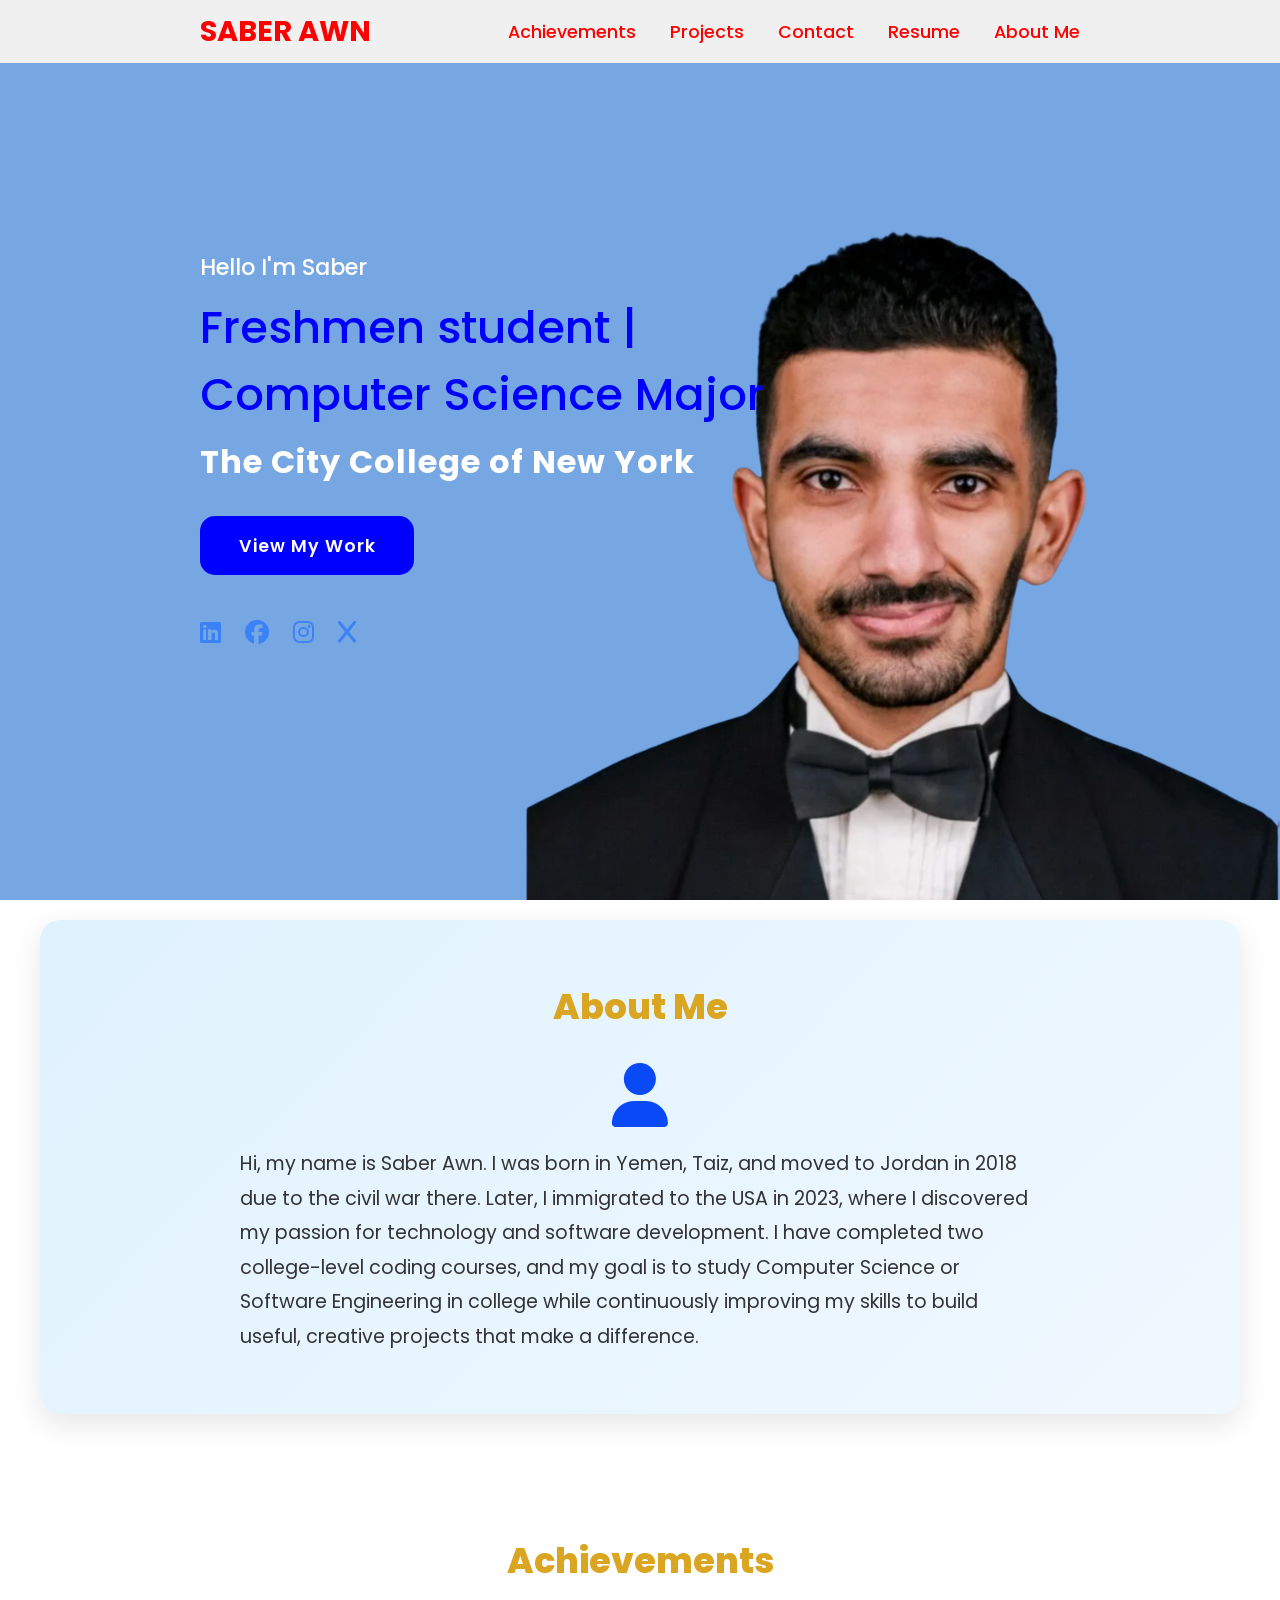
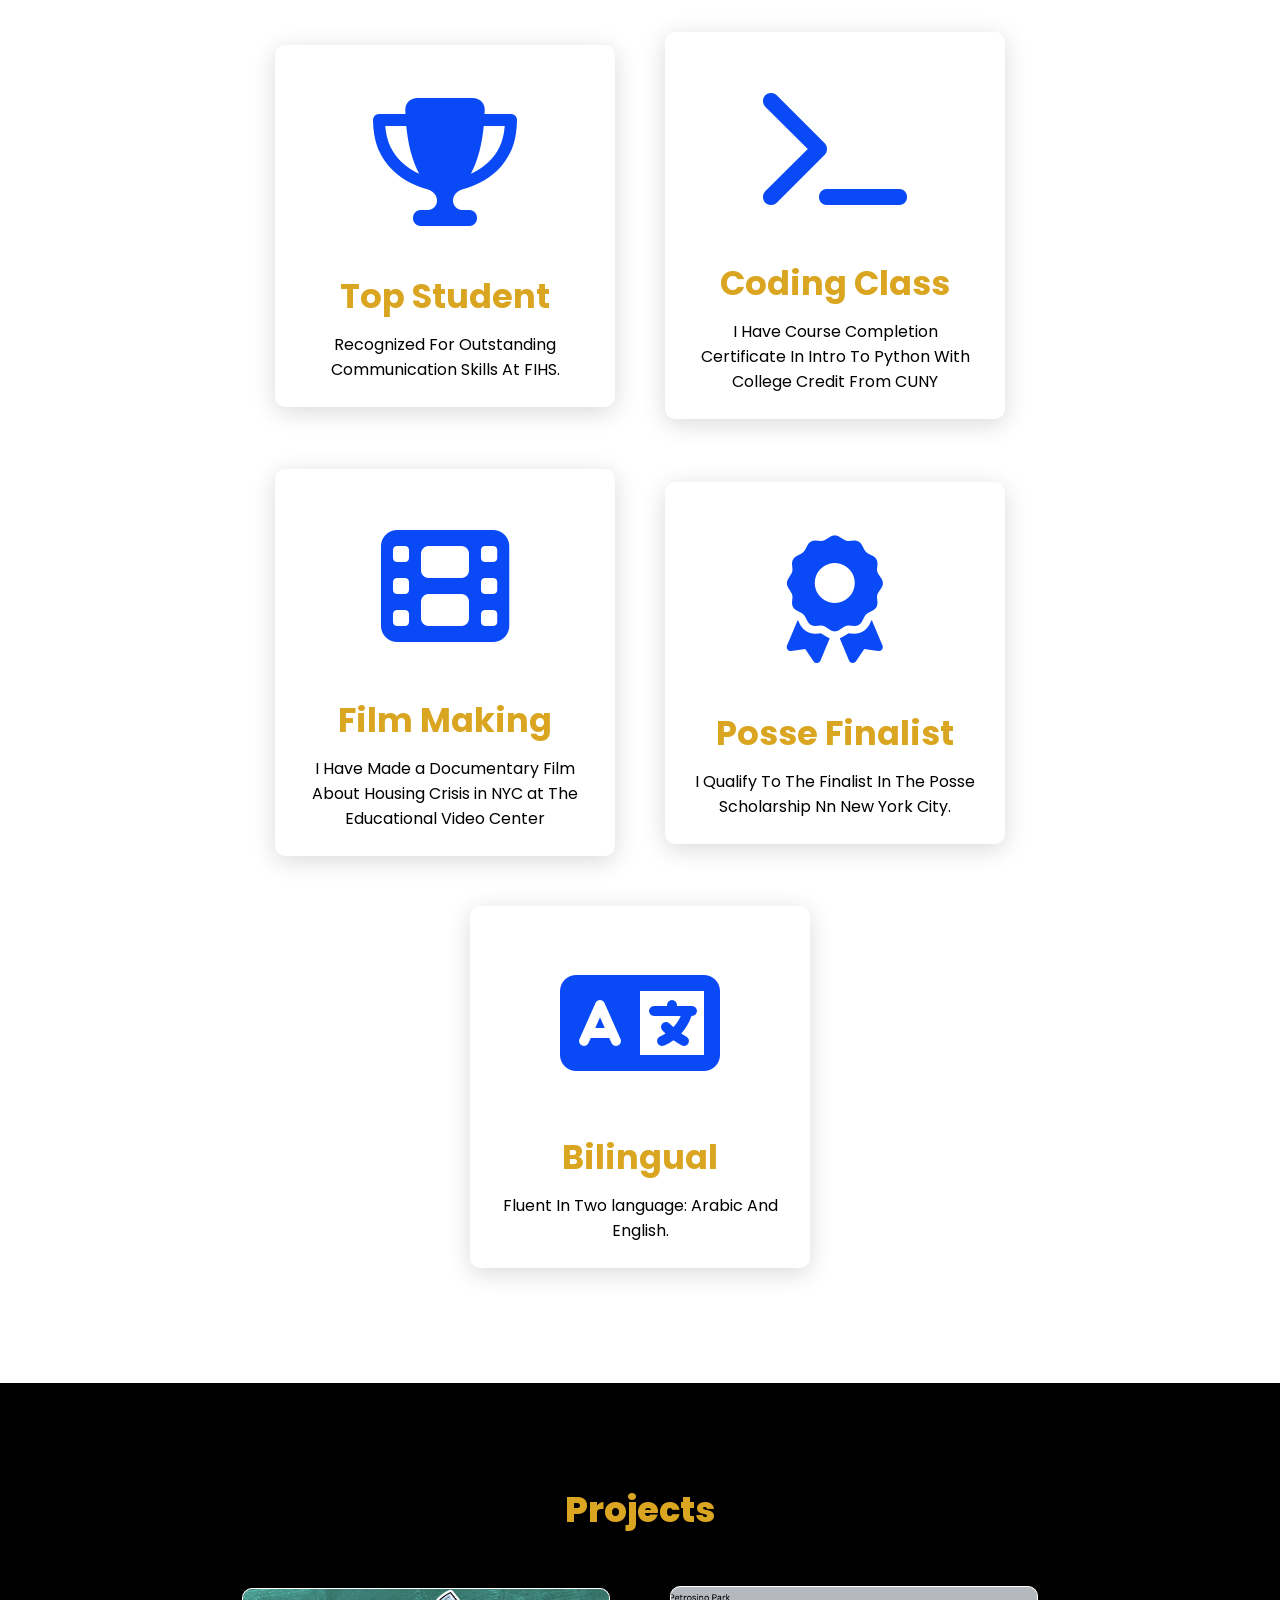
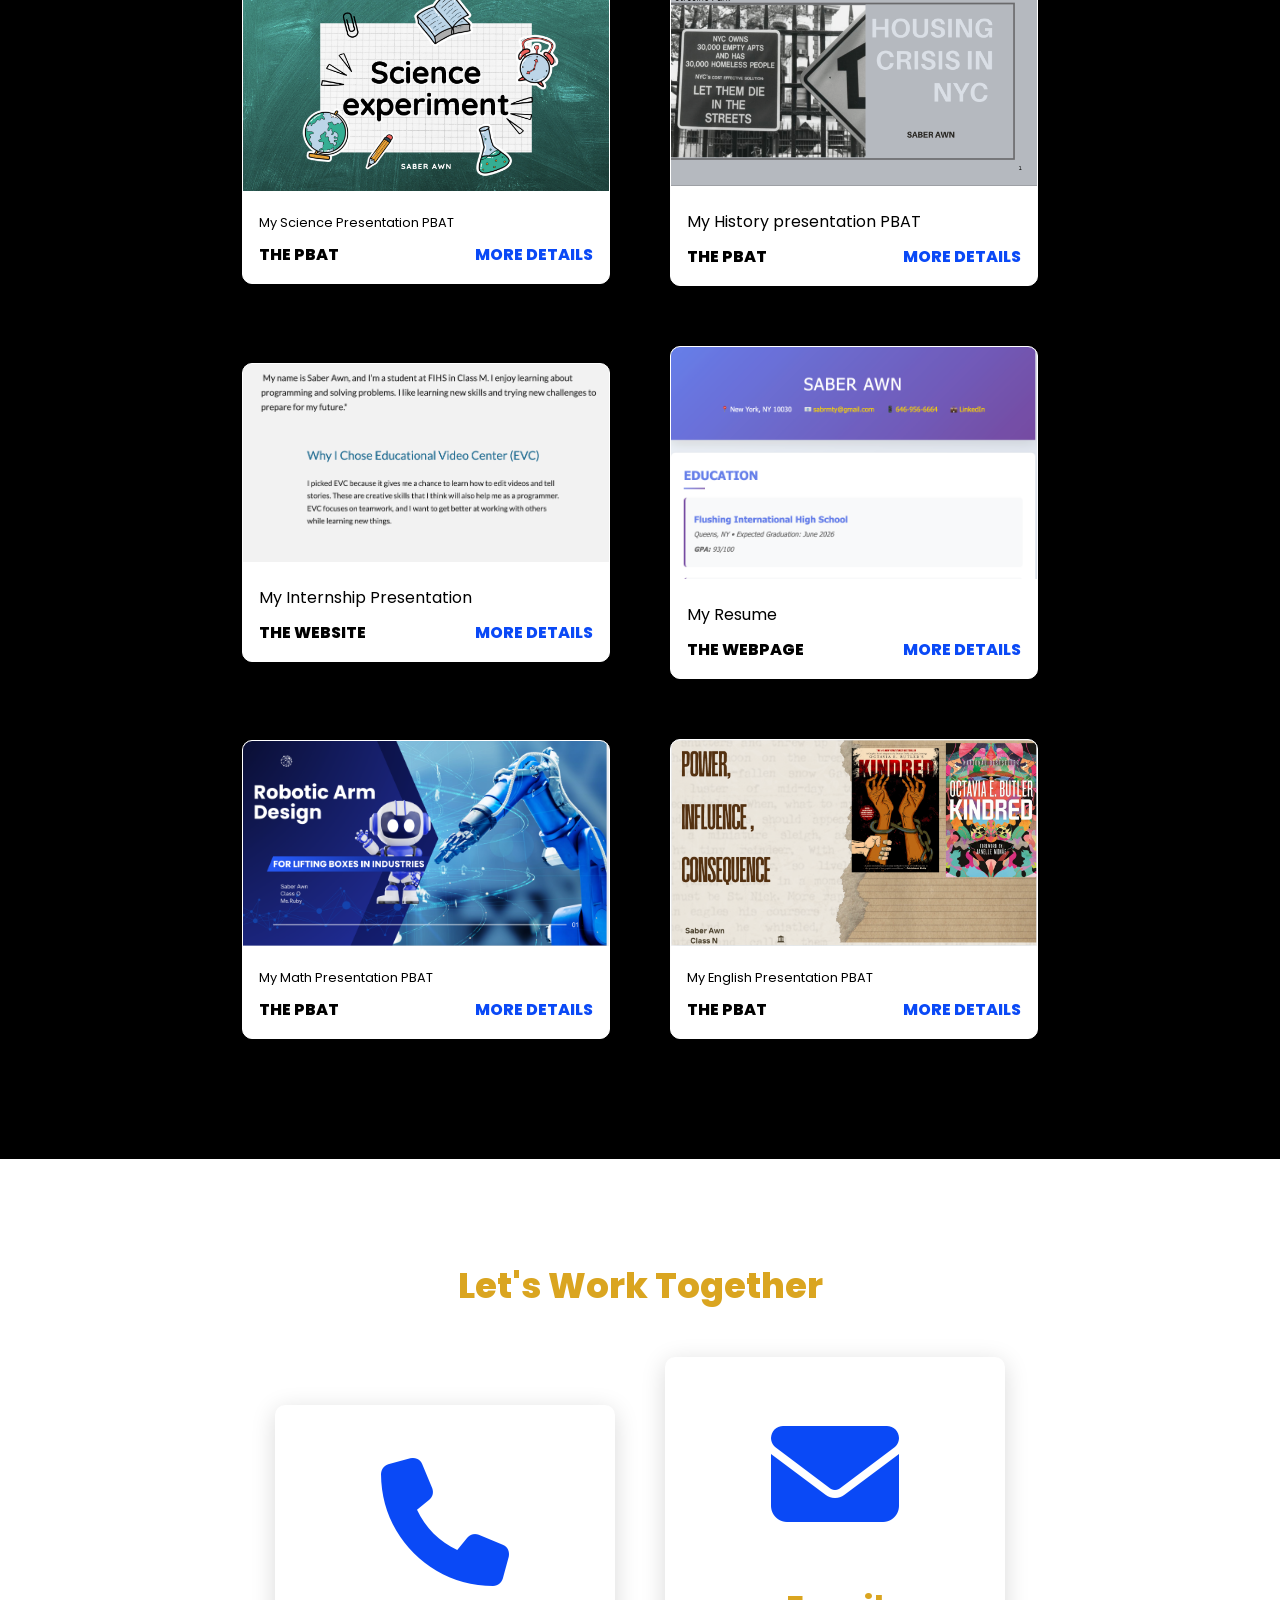
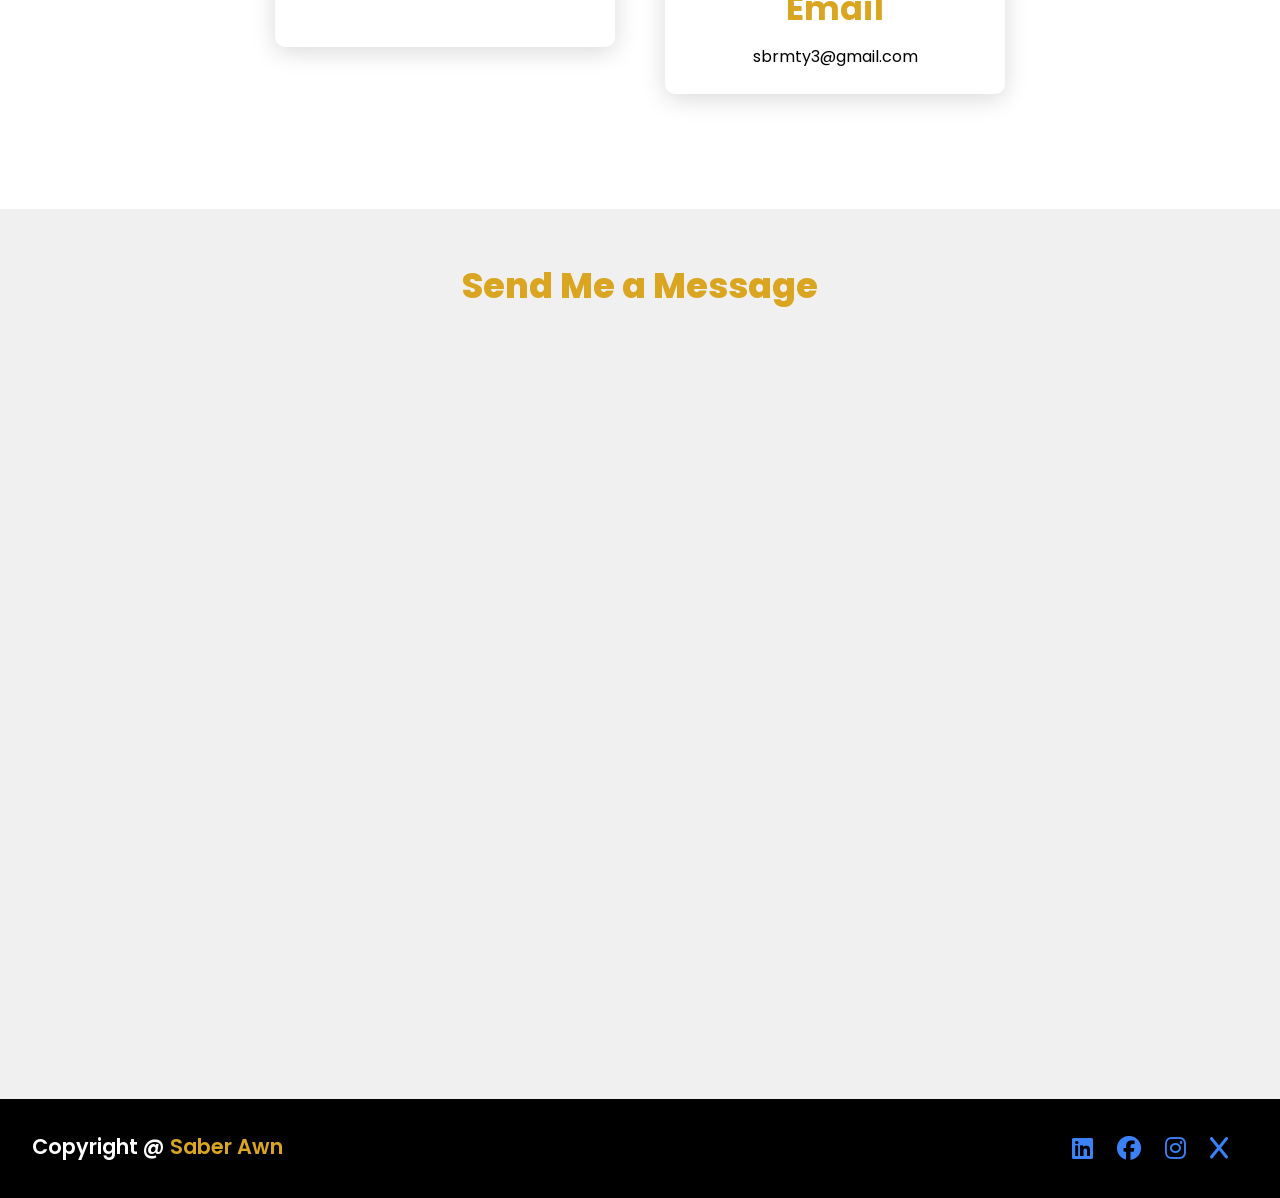
<file: index.html>
<!DOCTYPE html>
<html lang="en">
<head>
    <meta charset="UTF-8">
    <meta name="viewport" content="width=device-width, initial-scale=1.0">
    <link rel="stylesheet" href="https://cdnjs.cloudflare.com/ajax/libs/font-awesome/6.7.2/css/all.min.css">
    <link rel="stylesheet" href="style.css">
    <title>Saber Awn</title>
    <link rel="icon" type="image/x-icon" href="favicon.ico/favicon_io/android-chrome-192x192.png">
    <!-- Google tag (gtag.js) -->
<script async src="https://www.googletagmanager.com/gtag/js?id=G-M1ZQZ304C9"></script>
<script>
  window.dataLayer = window.dataLayer || [];
  function gtag(){dataLayer.push(arguments);}
  gtag('js', new Date());

  gtag('config', 'G-M1ZQZ304C9');
</script>
</head>
<body>
    <header> 
        <a href="#" class="logo ">Saber Awn</a>
        <nav class="navigation">
            <a href="#Achievements">Achievements</a>
            <a href="#projects">Projects</a>
            <a href="#contact">Contact</a>
            <a href="./Resume/my_resume.html">Resume</a>
            <a href="#aboutme">About Me</a>
        </nav>
    </header>

    <section class="main">
        <div>
            <h2>Hello I'm Saber <br><span>Freshmen student | <br>Computer Science Major</span></h2>
            <h3> The City College of New York</h3>
            <a href="#projects" class="main-btn ">View My Work</a>
            <div class="soial-icons">
                <a href="https://www.linkedin.com/in/saber-awn-20b7562ba/"><i class="fa-brands fa-linkedin"></i></a>
                <a href="https://www.facebook.com/profile.php?id=100034119039541"><i class="fa-brands fa-facebook"></i></a>
                <a href="https://www.instagram.com/sbr._.16/"><i class="fa-brands fa-instagram"></i></a>
                <a href="#"><i class="fa-solid fa-x"></i></a>

            </div>
        </div>

    </section>

    <section id="aboutme" class="aboutme">
        <h2 class="title">About Me</h2>
        <div class="information">
            <div class="about-icon">
                <i class="fa-solid fa-user"></i>
            </div>
            <p class="info">Hi, my name is Saber Awn. I was born in Yemen, Taiz, and moved to Jordan in 2018 due to the civil war there. Later, I immigrated to the USA in 2023, where I discovered my passion for technology and software development. I have completed two college-level coding courses, and my goal is to study Computer Science or Software Engineering in college while continuously improving my skills to build useful, creative projects that make a difference.</p>
        </div>

    </section>

    <section id="Achievements">
        <h2 class="title">Achievements</h2>
        <div class="content">
            <div class="card">
                <div class="icon">
                    <i class="fa-solid fa-trophy"></i>
                </div>
                <div class="info">
                    <h3>Top Student</h3>
                    <p>Recognized For Outstanding Communication Skills At FIHS.</p>
                </div>
            </div>
            <div class="card">
                <div class="icon">
                    <i class="fa-solid fa-terminal"></i>
                </div>
                <div class="info">
                    <h3>Coding Class</h3>
                    <p>I Have Course Completion Certificate In Intro To Python With College Credit From CUNY</p>
                </div>
            </div>
            <div class="card">
                <div class="icon">
                    <i class="fa-solid fa-film"></i>
                </div>
                <div class="info">
                    <h3>Film Making</h3>
                    <p>I Have Made a Documentary Film About Housing Crisis in NYC at The Educational Video Center</p>
                </div>
            </div>
            <div class="card">
                <div class="icon">
                    <i class="fa-solid fa-award"></i>
                </div>
                <div class="info">
                    <h3>Posse Finalist</h3>
                    <p> I Qualify To The Finalist In The Posse Scholarship Nn New York City.</p>
                </div>
            </div>
            <div class="card">
                <div class="icon">
                    <i class="fa-solid fa-language"></i>
                </div>
                <div class="info">
                    <h3> Bilingual</h3>
                    <p> Fluent In Two language: Arabic And English.</p>
                </div>
            </div>
        </div> 
    </section>

    <section class="projects" id="projects">
        <h2 class="title"> Projects</h2>
        <div class="content">
            <div class="project-card">
                <div class="project-image">
                    <img src="images/Screenshot 2025-03-21 at 4.59.46 PM.png"/>
                </div>
                <div class="project-info">
                    <p class="project-category">My Science Presentation PBAT</p>
                    <strong class="project-title">
                        <span>The PBAT</span>
                        <a href="pdf/presentation for saber_20240524_183401_0000.pdf" class="More-details">More Details</a>
                    </strong>
                </div>
            </div>
            <div class="project-card">
                <div class="project-image">
                    <img src="images/Screenshot 2025-03-21 at 5.25.22 PM.png"/>
                </div>
                <div class="project-info">
                    <p class="project-categor">My History presentation PBAT</p>
                    <strong class="project-title">
                        <span>The PBAT</span>
                        <a href="pdf/History PBAT_20250321_162429_0000.pdf" class="More-details">More Details</a>
                    </strong>
                </div>
            </div>
            <div class="project-card">
                <div class="project-image">
                    <img src="images/Screenshot 2025-03-21 at 5.28.54 PM.png"/>
                </div>
                <div class="project-info">
                    <p class="project-categor">My Internship Presentation</p>
                    <strong class="project-title">
                        <span>The Website</span>
                        <a href="https://sites.google.com/view/evc-presentation/project-page" class="More-details">More Details</a>
                    </strong>
                </div>
            </div>
            <div class="project-card">
                <div class="project-image">
                    <img src="images/Resume.png"/>
                </div>
                <div class="project-info">
                    <p class="project-categor">My Resume</p>
                    <strong class="project-title">
                        <span>The Webpage</span>
                        <a href="./Resume/my_resume.html" class="More-details">More Details</a>
                    </strong>
                </div>
            </div>
            <div class="content">
            <div class="project-card">
                <div class="project-image">
                    <img src="images/math.png"/>
                </div>
                <div class="project-info">
                    <p class="project-category">My Math Presentation PBAT</p>
                    <strong class="project-title">
                        <span>The PBAT</span>
                        <a href="pdf/Robotic%20Arm%20Design%20for%20Industrial%20Lifting%20(3).pdf" class="More-details">More Details</a>
                    </strong>
                </div>
            </div>
            <div class="content">
            <div class="project-card">
                <div class="project-image">
                    <img src="images/english.png"/>
                </div>
                <div class="project-info">
                    <p class="project-category">My English Presentation PBAT</p>
                    <strong class="project-title">
                        <span>The PBAT</span>
                        <a href="pdf/PBAT%20ENGLISH%20KINDRED%20(2).pdf" class="More-details">More Details</a>
                    </strong>
                </div>
            </div>
        </div>
     </section>
    <section class="cards contact" id="contact">
        <h2 class="title">Let's Work Together</h2>
        <div class="content">
            <div class="card">
                <div class="icon">
                    <i class="fas fa-phone"></i>
                </div>
            </div>
            <div class="card">
                <div class="icon">
                    <i class="fas fa-envelope"></i>
                </div>
                <div class="info">
                    <h3>Email</h3>
                    <p><a href="https://mail.google.com/mail/?view=cm&fs=1&to=sbrmty3@gmail.com" target="_blank" style="text-decoration: none; color: inherit;">sbrmty3@gmail.com</a></p>
                </div>
            </div>
        </div>
    </section>
    <section id="contact-form">
    <h2 class="title">Send Me a Message</h2>
    <div class="form-container">
        <iframe src="https://docs.google.com/forms/d/e/1FAIpQLSfvhtZJKUwGpBz9OEqY_GlF-Fyp3phHawpEoHS9QrpFqyehDg/viewform?embedded=true" 
                width="640" height="689" frameborder="0" marginheight="0" marginwidth="0">
            Loading…
        </iframe>
    </div>
</section>
<footer class="footer">
        <p class="footer-title">Copyright @ <span>Saber Awn</span></p>
        <div class="soial-icons">
            <a href="https://www.linkedin.com/in/saber-awn-20b7562ba/"><i class="fa-brands fa-linkedin"></i></a>
            <a href="https://www.facebook.com/profile.php?id=100034119039541"><i class="fa-brands fa-facebook"></i></a>
            <a href="https://www.instagram.com/sbr._.16/"><i class="fa-brands fa-instagram"></i></a>
            <a href="#"><i class="fa-solid fa-x"></i></a>

        </div>
    </footer>

</body>
</html>
</file>
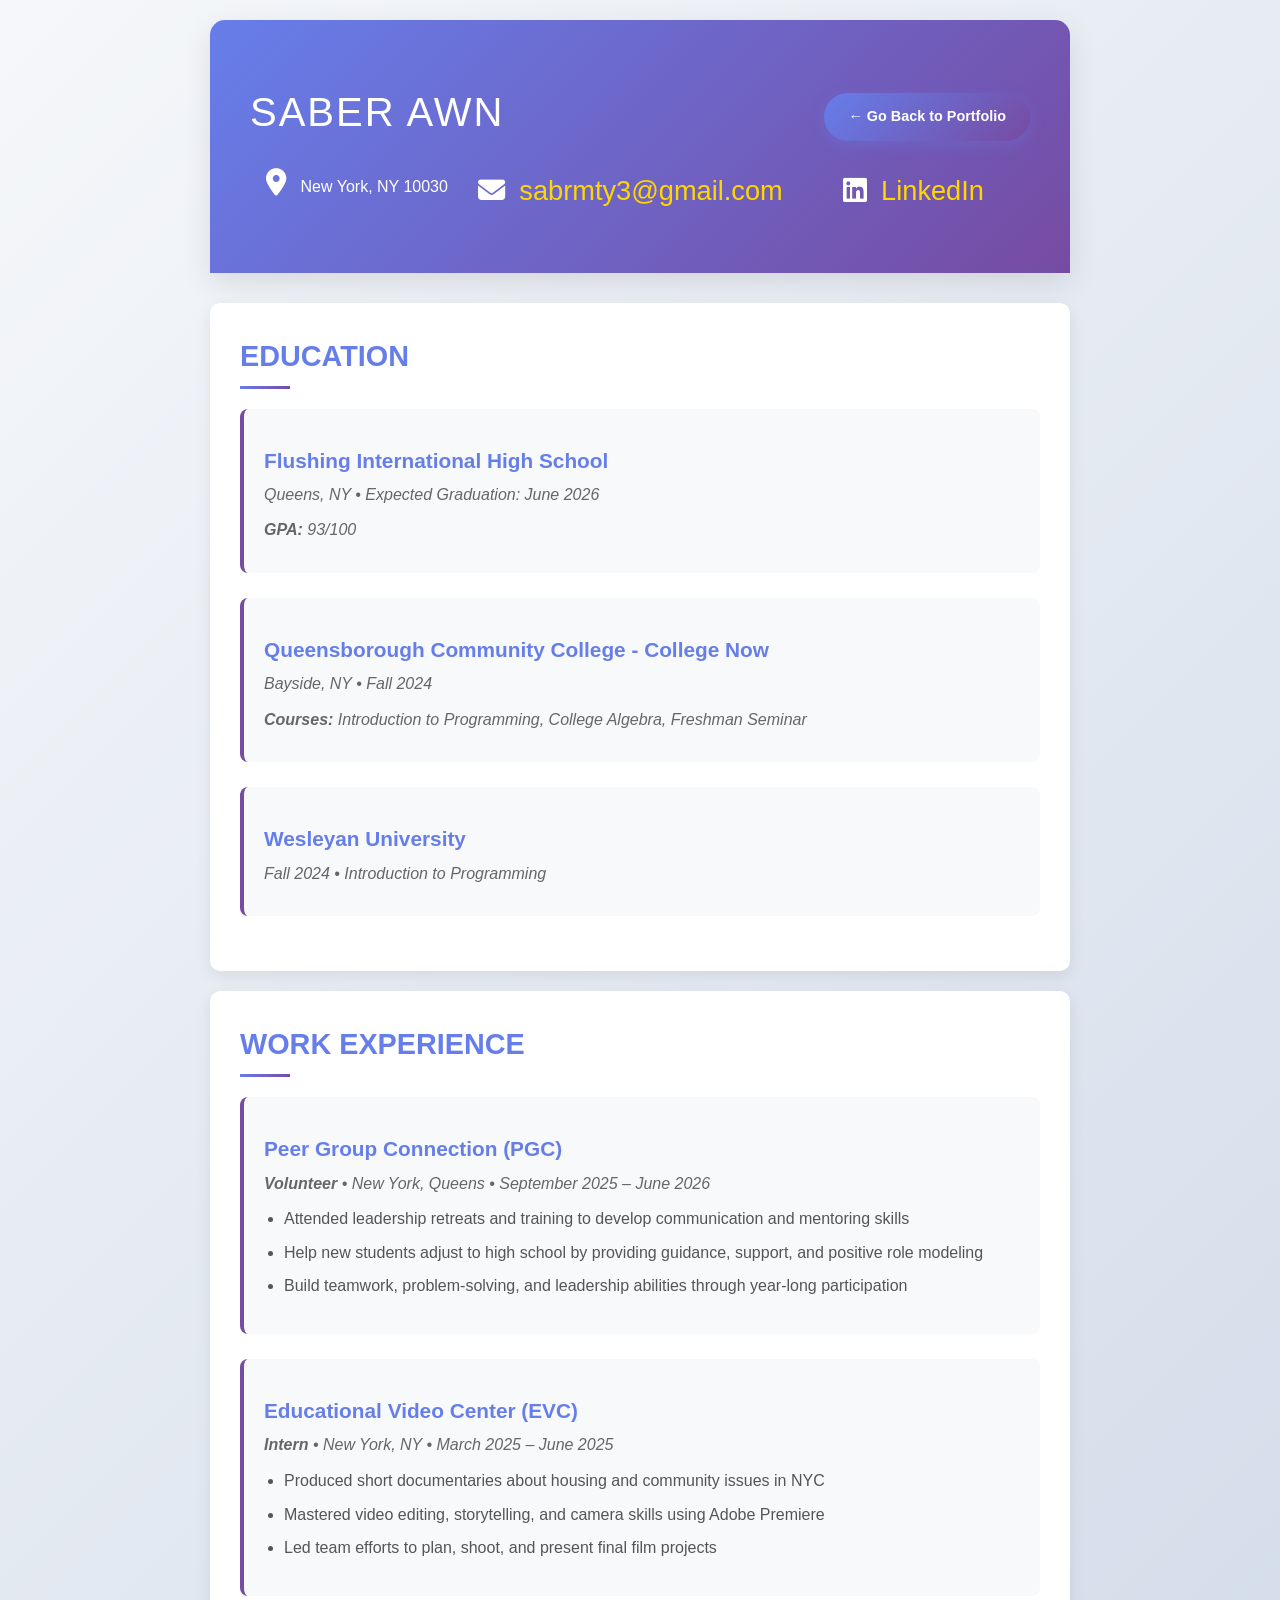
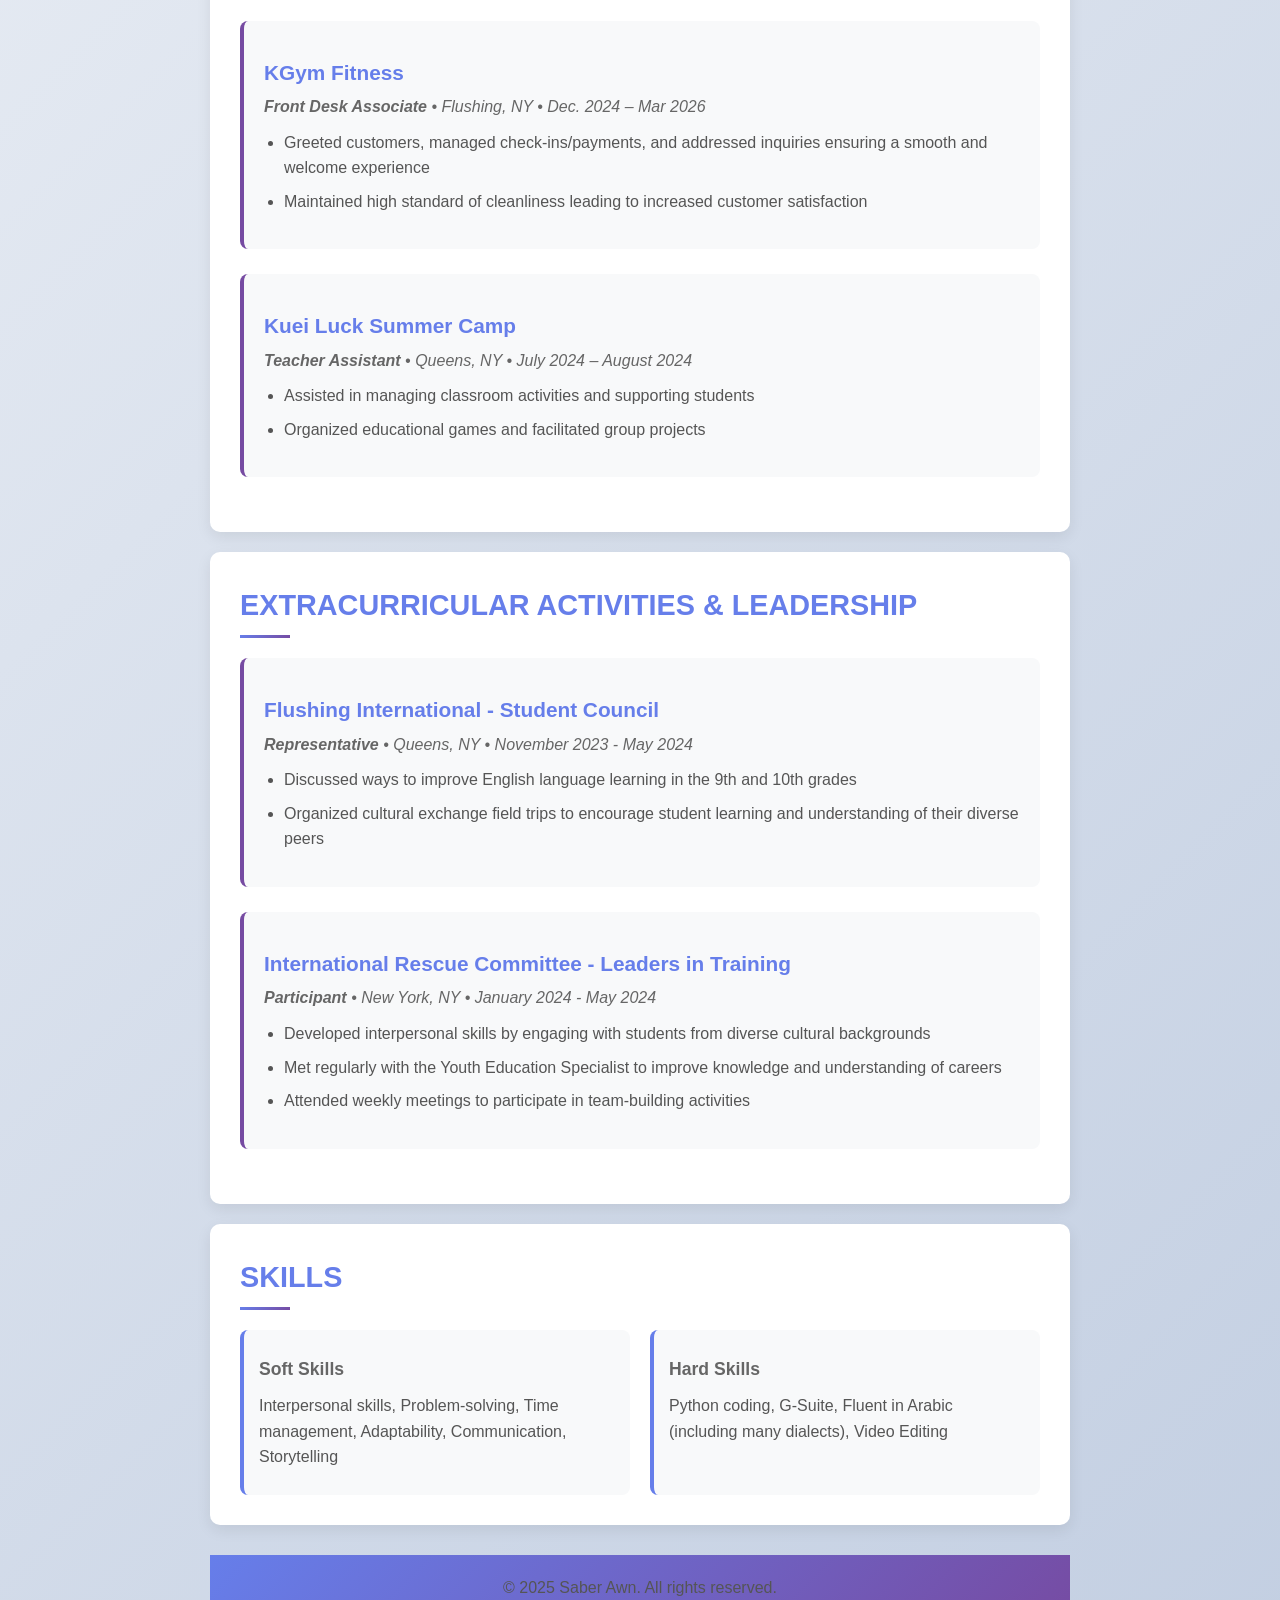
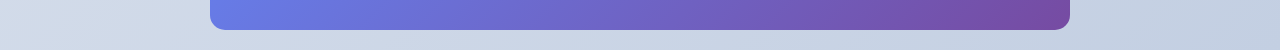
<file: Resume/my_resume.html>
<!DOCTYPE html>
<html lang="en">
<head>
    <meta charset="UTF-8">
    <meta name="viewport" content="width=device-width, initial-scale=1.0">
    <title>Saber Awn - Resume</title>
    <link rel="stylesheet" href="styles.css">
    <link rel="stylesheet" href="https://cdnjs.cloudflare.com/ajax/libs/font-awesome/6.7.2/css/all.min.css">
</head>
<body>
    <div class="container">
        <header>
            <div style="display: flex; justify-content: space-between; align-items: center; flex-wrap: wrap;">
                <h1>SABER AWN</h1>
                <a href="../index.html" class="back-btn">← Go Back to Portfolio</a>
            </div>
            <div class="contact-info soial-icons">
                <span><i class="fa-solid fa-location-dot"></i> New York, NY 10030</span>
                <span><i class="fa-solid fa-envelope"></i> <a href="mailto:sabrmty@gmail.com">sabrmty3@gmail.com</a></span>
                <span><i class="fa-brands fa-linkedin"></i> <a href="https://www.linkedin.com/in/saber-awn-20b7562ba/">LinkedIn</a></span>
            </div>
        </header>

        <section id="education">
            <h2>EDUCATION</h2>
            <div class="experience-item">
                <h3>Flushing International High School</h3>
                <p>Queens, NY • Expected Graduation: June 2026</p>
                <p><strong>GPA:</strong> 93/100</p>
            </div>
            <div class="experience-item">
                <h3>Queensborough Community College - College Now</h3>
                <p>Bayside, NY • Fall 2024</p>
                <p><strong>Courses:</strong> Introduction to Programming, College Algebra, Freshman Seminar </p>
            </div>
            <div class="experience-item">
                <h3>Wesleyan University</h3>
                <p>Fall 2024 • Introduction to Programming</p>
            </div>
        </section>

        <section id="experience">
            <h2>WORK EXPERIENCE</h2>
            <div class="experience-item">
                <h3>Peer Group Connection (PGC)</h3>
                <p><strong>Volunteer</strong> • New York, Queens • September 2025 – June 2026</p>
                <ul>
                    <li>Attended leadership retreats and training to develop communication and mentoring skills</li>
                    <li>Help new students adjust to high school by providing guidance, support, and positive role modeling</li>
                    <li>Build teamwork, problem-solving, and leadership abilities through year-long participation</li>
                </ul>
            </div>

            <div class="experience-item">
                <h3>Educational Video Center (EVC)</h3>
                <p><strong>Intern</strong> • New York, NY • March 2025 – June 2025</p>
                <ul>
                    <li>Produced short documentaries about housing and community issues in NYC</li>
                    <li>Mastered video editing, storytelling, and camera skills using Adobe Premiere</li>
                    <li>Led team efforts to plan, shoot, and present final film projects</li>
                </ul>
            </div>

            <div class="experience-item">
                <h3>KGym Fitness</h3>
                <p><strong>Front Desk Associate</strong> • Flushing, NY • Dec. 2024 – Mar 2026</p>
                <ul>
                    <li>Greeted customers, managed check-ins/payments, and addressed inquiries ensuring a smooth and welcome experience</li>
                    <li>Maintained high standard of cleanliness leading to increased customer satisfaction</li>
                </ul>
            </div>

            <div class="experience-item">
                <h3>Kuei Luck Summer Camp</h3>
                <p><strong>Teacher Assistant</strong> • Queens, NY • July 2024 – August 2024</p>
                <ul>
                    <li>Assisted in managing classroom activities and supporting students</li>
                    <li>Organized educational games and facilitated group projects</li>
                </ul>
            </div>
        </section>

        <section id="leadership">
            <h2>EXTRACURRICULAR ACTIVITIES & LEADERSHIP</h2>
            
            <div class="experience-item">
                <h3>Flushing International - Student Council</h3>
                <p><strong>Representative</strong> • Queens, NY • November 2023 - May 2024</p>
                <ul>
                    <li>Discussed ways to improve English language learning in the 9th and 10th grades</li>
                    <li>Organized cultural exchange field trips to encourage student learning and understanding of their diverse peers</li>
                </ul>
            </div>

            <div class="experience-item">
                <h3>International Rescue Committee - Leaders in Training</h3>
                <p><strong>Participant</strong> • New York, NY • January 2024 - May 2024</p>
                <ul>
                    <li>Developed interpersonal skills by engaging with students from diverse cultural backgrounds</li>
                    <li>Met regularly with the Youth Education Specialist to improve knowledge and understanding of careers</li>
                    <li>Attended weekly meetings to participate in team-building activities</li>
                </ul>
            </div>
        </section>

        <section id="skills">
            <h2>SKILLS</h2>
            <div class="skills-grid">
                <div class="skill-category">
                    <h4>Soft Skills</h4>
                    <p>Interpersonal skills, Problem-solving, Time management, Adaptability, Communication, Storytelling</p>
                </div>
                <div class="skill-category">
                    <h4>Hard Skills</h4>
                    <p>Python coding, G-Suite, Fluent in Arabic (including many dialects), Video Editing</p>
                </div>
            </div>
        </section>

        <footer>
            <p>&copy; 2025 Saber Awn. All rights reserved.</p>
        </footer>
    </div>
</body>
</html>
</file>
<file: style.css>
@import url('https://fonts.googleapis.com/css2?family=Poppins:ital,wght@0,100;0,200;0,300;0,400;0,500;0,600;0,700;0,800;0,900;1,100;1,200;1,300;1,400;1,500;1,600;1,700;1,800;1,900&display=swap');
*{
    font-family: "Poppins", sans-serif;
    margin: 0;
    padding: 0;
    box-sizing: border-box;
    scroll-behavior: smooth;
}
header{
    background-color: #f0f0f0;
    width: 100%;
    position: fixed;
    z-index: 999 ;
    display: flex ;
    justify-content: space-between;
    align-items: center ;
    padding: 10px 200px ;
}

.logo{
    text-decoration:  none;
    color: red;
    text-transform: uppercase;
    font-weight: 700;
    font-size: 1.8em;
}

.navigation a{
     color: red;
     text-decoration: none ;
     font-size: 1.1em ;
     font-weight: 500 ;
     padding-left: 30px;

}

.navigation a:hover{
    color: blue;

}

section{
    padding: 100px 200px ;
}

.main{
    width: 100%;
    min-height: 100vh;
    display: flex;
    align-items: center ;
    background: url(images/saberimage.png) no-repeat;
    background-size: cover;
    background-position: right center;
    background-attachment: fixed;
}
.main h2{
    color: white;
    font-size: 1.4em;
    font-weight: 500;
}
.information p{
    color: #222222;
    font-size: 1.4em;
    font-weight: 500;
    text-align:left;
    margin: 40px auto;
    line-height:2;

}
.aboutme {
    background: linear-gradient(135deg, #e0f2fe 0%, #f0f8ff 100%);
    padding: 60px 100px;
    border-radius: 20px;
    margin: 20px auto;
    max-width: 1200px;
    box-shadow: 0 10px 30px rgba(0, 0, 0, 0.1);
}

.about-icon {
    text-align: center;
    margin-bottom: 20px;
}

.about-icon i {
    font-size: 4em;
    color: #0a49f6;
}

.information {
    text-align: center;
}

.information p {
    color: #333;
    font-size: 1.2em;
    font-weight: 400;
    line-height: 1.8;
    margin: 0;
    max-width: 800px;
    margin: 0 auto;
}
.main h2 span{
    display: inline-block;
    margin-top: 10px;
    color: blue;
    font-size: 2em;
    font-weight: 500;
}

.main h3{
    color: white;
    font-size: 2em;
    font-weight: 700;
    letter-spacing: 1px;
    margin-top: 10px;
    margin-bottom: 30px;
}

.main-btn{
    color: white;
     background-color: blue;
     text-decoration: none ;
     font-size: 1.1em ;
     font-weight: 600;
     display: inline-block ;
     padding: 0.9375em 2.1875em;
     letter-spacing: 1px;
     border-radius: 15px;
     margin-bottom: 40px;
     transition: 0.7s ease;
}

.main-btn:hover{
    background-color: #0a49f6;
    transform: scale(1.1);
}

/* Mobile: show the full background image without cropping so the
   whole face is visible on narrow screens */
@media (max-width: 1023px){
    .main {
        background-position: 81% center;
        background-size: 330% auto;
        background-attachment: scroll;
        background-color: #000;
    }
}

.soial-icons a {
    color: #fff;
    font-size: 1.7em;
    padding-right: 30px;
}

.title{
     display: flex;
     justify-content: center;
     color: goldenrod;
     font-size: 2.2em;
     font-weight: 800;
     margin-bottom: 30px;
}

.content {
    display: flex; 
    justify-content: center; /* Moves the cards to the center horizontally */
    align-items: center; /* Moves the cards to the center vertically */
    flex-wrap: wrap; /* Allows cards to go to the next line if needed */
    gap: 20px; /* Adds space between cards */
}

.card {
    background-color: #fff;
    width: 21.25em;
    box-shadow: 0 5px 25px rgba(1 1 1 / 15%);
    border-radius: 10px;
    padding: 25px;
    margin: 15px ;
    transition: 0.7s ease;


}

.card:hover{
    transform: scale(1.1);
}

.icon{
    color: #0a49f6;
    font-size: 8em;
    text-align: center;
}
.info{
    text-align: center;
}

.info h3{
    color: goldenrod;
    font-size: 2.1em;
    font-weight: 700;
    margin: 10px;
}

.projects{
    background-color: black;
}

.projects.content{
    margin-top: 30px ;
}

.project-card{
    background-color: #fff;
    border: 1px solid #fff ;
}



.project-card{
    background-color: #fff;
    border: 1px solid white;
    min-height: 14em;
    width: 23em;
    overflow: hidden;
    border-radius: 10px;
    margin: 20px;
    transition: 0.7s ease;
}

.project-card:hover{
    transform: scale(1.1);
}
.project-card:hover .project-image{
    opacity: 0.9;
}

.project-image img{
    width: 100%;
     
}

.project-info{
    padding: 1em;
}

.project-category{
    font-size: 0.8em;
    color: black;
}

.project-title{
    display: flex;
    justify-content: space-between;
    text-transform: uppercase;
    font-weight: 800;
    margin-top: 10px;
}

.More-details{
    text-decoration: none;
    color: #0a49f6;
}
.More-details:hover{
    color: purple;
}

.footer{
    background-color: black;
    color: white;
    padding: 2em;
    display: flex;
    justify-content: space-between;
}

.footer-title{
    font-size: 1.3em;
    font-weight: 600;
}

.footer-title span{
    color: goldenrod;
}

.soial-icons a {
    color: #3b82f6;
    font-size: 1.5em;
    padding-right: 20px;
    transition: color 0.3s ease;
}

.soial-icons a:hover {
    color: #2563eb;
}
#contact-form {
    padding: 50px 20px;
    background-color: #f0f0f0;
    text-align: center;
}

#contact-form .form-container {
    max-width: 800px;
    margin: auto;
}

#contact-form iframe {
    width: 100%;
    height: 700px;
    border: none;
    border-radius: 10px;
}


@media (max-width:1023px){
    header{
        padding: 12px 20px;
    }
    .navigation a {
        padding-left: 10px;
    }
    
    .title {
        font-size: 1.8em;
    }
    
    section {
        padding: 80px 20px;
    }
    
    .main-content h2 {
        font-size: 1em;
    }
    
    .main-content h3 {
        font-size: 1.6em;
    }
    
    .content {
        flex-direction: column;
        align-items: center;
    }
}

@media (max-width: 641px) {
    body {
        font-size: 12px;
    }

    .main-content h2 {
        font-size: 0.8em;
    }

    .main-content h3 {
        font-size: 1.4em;
    }
}

@media (max-width: 300px) {
    body {
        font-size: 10px;
    }
}
</file>
<file: Resume/styles.css>
/* Reset and Base Styles */
* {
    margin: 0;
    padding: 0;
    box-sizing: border-box;
}

body {
    font-family: 'Segoe UI', Tahoma, Geneva, Verdana, sans-serif;
    line-height: 1.6;
    color: #333;
    background: linear-gradient(135deg, #f5f7fa 0%, #c3cfe2 100%);
    min-height: 100vh;
}

/* Container and Layout */
.container {
    max-width: 900px;
    margin: 0 auto;
    padding: 20px;
}

/* Header Styles */
header {
    background: linear-gradient(135deg, #667eea 0%, #764ba2 100%);
    color: white;
    padding: 60px 40px;
    text-align: center;
    border-radius: 15px 15px 0 0;
    box-shadow: 0 10px 30px rgba(0, 0, 0, 0.1);
    margin-bottom: 30px;
}

header h1 {
    font-size: 2.5em;
    margin-bottom: 10px;
    font-weight: 300;
    letter-spacing: 2px;
}

header p {
    font-size: 1.1em;
    opacity: 0.9;
}

header a {
    color: #ffd700;
    text-decoration: none;
    transition: color 0.3s ease;
}

header a:hover {
    color: #fff;
}
.soial-icons i {
    color: #fff;
    font-size: 1.7em;
    padding-right: 10px;
}
.soial-icons a {
    color: #fff;
    font-size: 1.7em;
    padding-right: 30px;}
.soial-icons a:hover {
    color: #2563eb;
}
/* Section Styles */
section {
    background: white;
    margin: 20px 0;
    padding: 30px;
    border-radius: 10px;
    box-shadow: 0 5px 15px rgba(0, 0, 0, 0.08);
    transition: transform 0.3s ease;
}

section:hover {
    transform: translateY(-2px);
}

h2 {
    color: #667eea;
    font-size: 1.8em;
    margin-bottom: 20px;
    position: relative;
    padding-bottom: 10px;
}

h2::after {
    content: '';
    position: absolute;
    bottom: 0;
    left: 0;
    width: 50px;
    height: 3px;
    background: linear-gradient(135deg, #667eea 0%, #764ba2 100%);
}

h3 {
    color: #444;
    font-size: 1.3em;
    margin: 15px 0 10px 0;
}

h4 {
    color: #666;
    font-size: 1.1em;
    margin: 10px 0;
}

/* Typography */
p {
    margin-bottom: 10px;
    color: #555;
}

ul {
    margin-left: 20px;
    margin-bottom: 15px;
}

li {
    margin-bottom: 8px;
    color: #555;
}

/* Contact Section */
.contact-info {
    display: flex;
    justify-content: center;
    gap: 30px;
    flex-wrap: wrap;
    margin-top: 15px;
}

.contact-info a {
    color: #ffd700;
    text-decoration: none;
    transition: all 0.3s ease;
}

.contact-info a:hover {
    color: #fff;
    text-decoration: underline;
}

/* Skills Section */
.skills-grid {
    display: grid;
    grid-template-columns: 1fr 1fr;
    gap: 20px;
    margin-top: 15px;
}

.skill-category {
    background: #f8f9fa;
    padding: 15px;
    border-radius: 8px;
    border-left: 4px solid #667eea;
}

/* Experience Section */
.experience-item {
    margin-bottom: 25px;
    padding: 20px;
    background: #f8f9fa;
    border-radius: 8px;
    border-left: 4px solid #764ba2;
}

.experience-item h3 {
    color: #667eea;
    margin-bottom: 5px;
}

.experience-item p {
    color: #666;
    font-style: italic;
    margin-bottom: 10px;
}

/* Footer */
footer {
    background: linear-gradient(135deg, #667eea 0%, #764ba2 100%);
    color: white;
    text-align: center;
    padding: 20px;
    border-radius: 0 0 15px 15px;
    margin-top: 30px;
}

/* Responsive Design */
@media (max-width: 768px) {
    .container {
        padding: 10px;
    }
    
    header {
        padding: 40px 20px;
    }
    
    header h1 {
        font-size: 2em;
    }
    
    .skills-grid {
        grid-template-columns: 1fr;
    }
    
    .contact-info {
        flex-direction: column;
        gap: 10px;
    }
    
    .back-btn {
        margin-top: 10px;
        font-size: 0.85em;
        padding: 10px 20px;
    }
}

@media (max-width: 480px) {
    header h1 {
        font-size: 1.5em;
    }
    
    section {
        padding: 20px;
    }
}

/* Back Button Styles */
.back-btn {
    background: linear-gradient(135deg, #667eea 0%, #764ba2 100%);
    color: white;
    padding: 12px 24px;
    text-decoration: none;
    border-radius: 25px;
    font-weight: 600;
    font-size: 0.9em;
    transition: all 0.3s ease;
    box-shadow: 0 4px 15px rgba(102, 126, 234, 0.3);
    white-space: nowrap;
}

.back-btn:hover {
    transform: translateY(-2px);
    box-shadow: 0 6px 20px rgba(102, 126, 234, 0.4);
    color: #ffd700;
}

/* Print Styles */
@media print {
    body {
        background: white;
    }
    
    section {
        box-shadow: none;
        border: 1px solid #ddd;
        page-break-inside: avoid;
    }
    
    header {
        background: #667eea;
        -webkit-print-color-adjust: exact;
    }
    
    .back-btn {
        display: none;
    }
}

/* Animation */
@keyframes fadeInUp {
    from {
        opacity: 0;
        transform: translateY(30px);
    }
    to {
        opacity: 1;
        transform: translateY(0);
    }
}

section {
    animation: fadeInUp 0.6s ease forwards;
}

section:nth-child(2) { animation-delay: 0.1s; }
section:nth-child(3) { animation-delay: 0.2s; }
section:nth-child(4) { animation-delay: 0.3s; }
section:nth-child(5) { animation-delay: 0.4s; }
section:nth-child(6) { animation-delay: 0.5s; }
</file>
